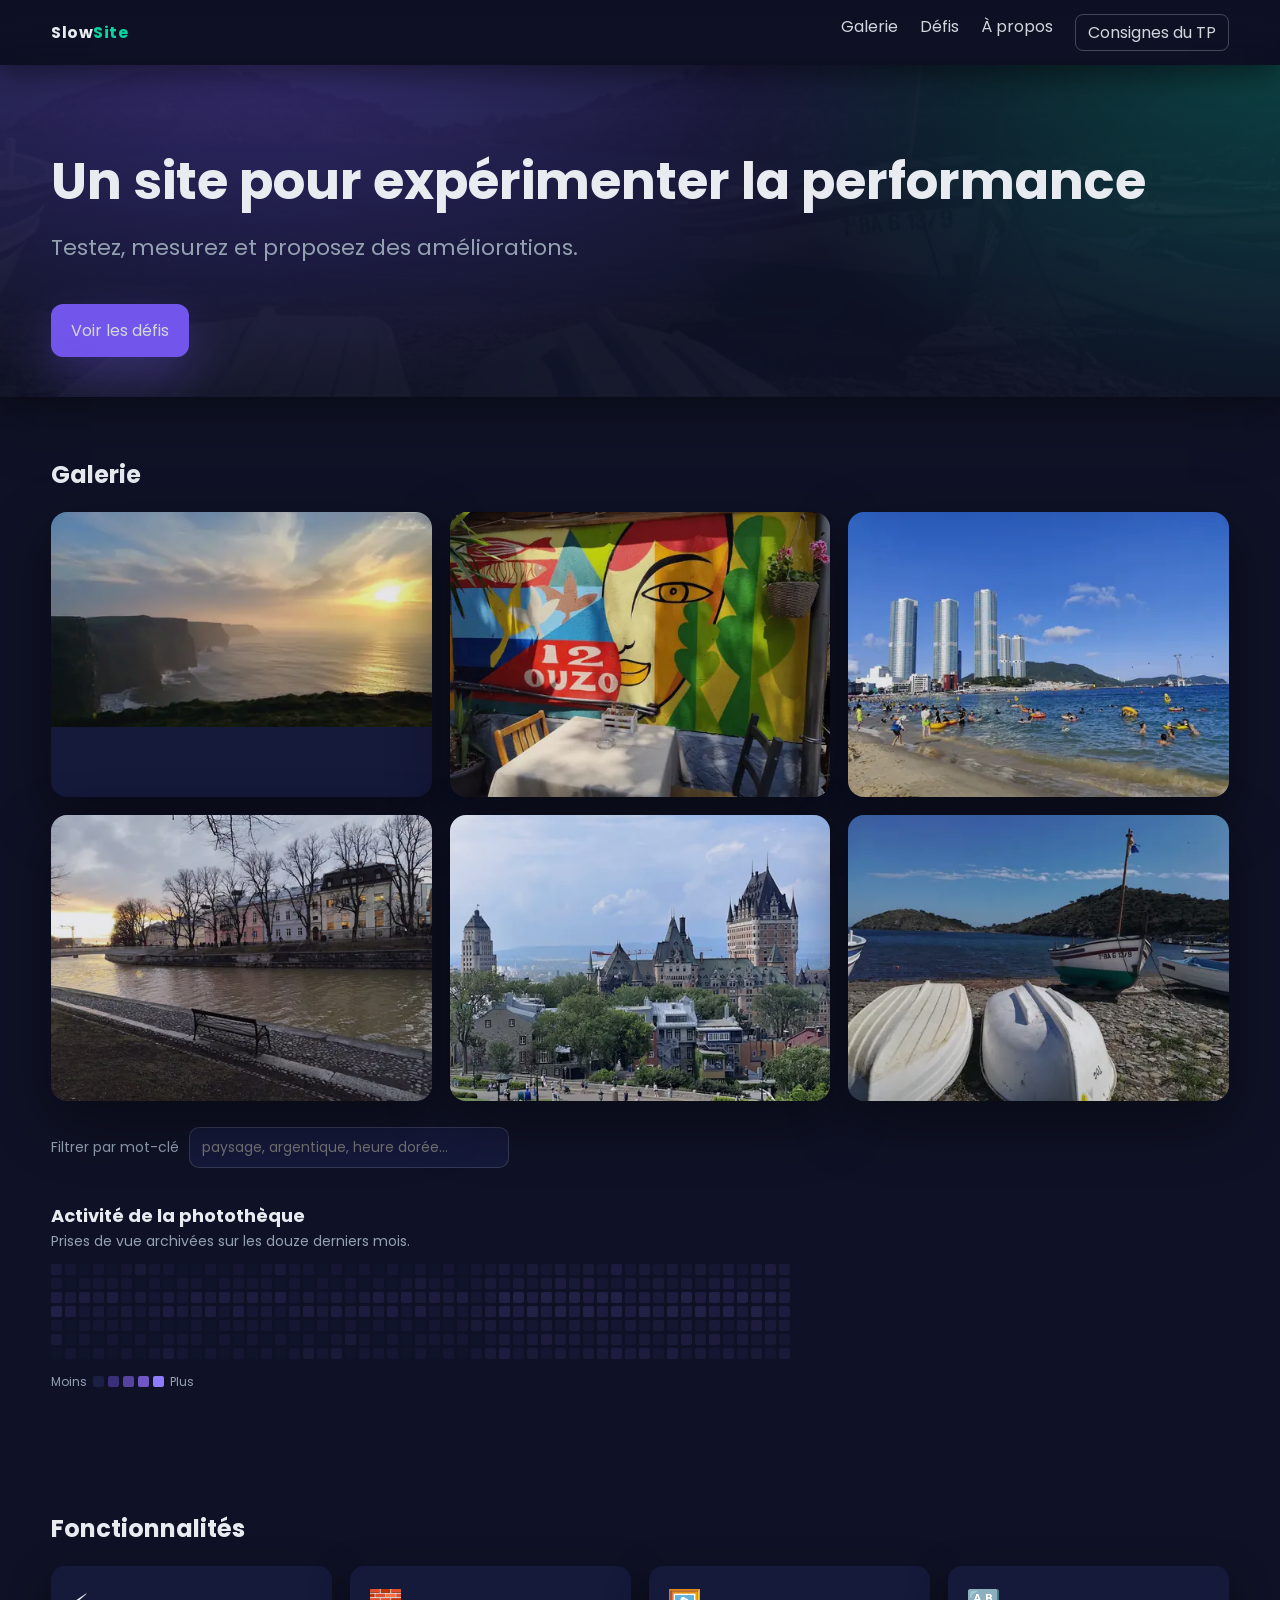
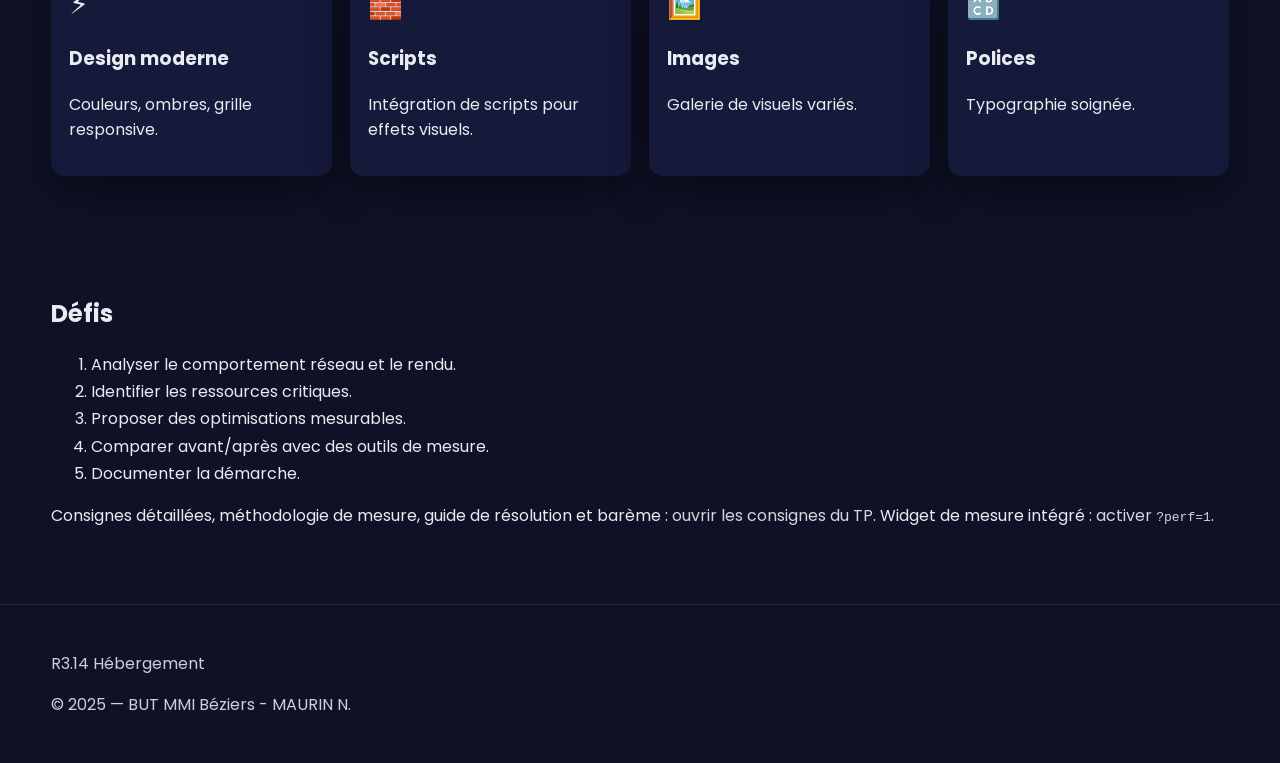
<file: index.html>
<!DOCTYPE html>
<html lang="fr">
  <head>
    <meta charset="utf-8" />
    <meta name="viewport" content="width=device-width, initial-scale=1" />
    <title>Site non optimisé...</title>

    <link rel="icon" type="image/png" href="img/favicon-32.png" />
    <link rel="preconnect" href="https://fonts.googleapis.com" />
    <link rel="preconnect" href="https://fonts.gstatic.com" crossorigin />
    <link rel="stylesheet" href="https://fonts.googleapis.com/css2?family=Poppins:wght@300;400;600&display=swap" />

    <link rel="stylesheet" href="css/styles.css" />

    <script src="js/app.js" defer></script>
    <script src="js/analytics.js" defer></script>

    <!-- ===== Infrastructure du TP : hors exercice =====================
         Le bouton « Consignes » et sa fenêtre ne font pas partie du site à
         optimiser. Inutile de les analyser, les optimiser ou les supprimer.
         Volontairement en ligne : aucune requête supplémentaire, et rien ne
         casse quand vous réécrivez css/styles.css ou js/app.js.
         ================================================================ -->
    <style>
      .tp-link{border:1px solid rgba(255,255,255,.25);border-radius:8px;padding:5px 12px}
      .tp-link:hover{background:rgba(255,255,255,.08)}
      /* Cette entrée de menu supplémentaire fait déborder la barre sur petit
         écran : on autorise le retour à la ligne. */
      @media (max-width:640px){
        .menu{flex-wrap:wrap;justify-content:flex-end;gap:8px 14px}
      }
      #tp-modal{width:min(1000px,94vw);height:min(86vh,900px);padding:0;border:0;
        border-radius:14px;background:#0f1226;color:#E8ECF1;overflow:hidden}
      #tp-modal::backdrop{background:rgba(4,6,18,.72)}
      .tp-modal-bar{display:flex;align-items:center;justify-content:space-between;
        gap:12px;padding:10px 14px;border-bottom:1px solid rgba(255,255,255,.12);
        font:600 15px/1.3 system-ui,Segoe UI,Roboto,Arial,sans-serif}
      .tp-modal-bar button{background:transparent;color:#E8ECF1;cursor:pointer;
        border:1px solid rgba(255,255,255,.25);border-radius:8px;padding:5px 11px;font:inherit}
      .tp-modal-bar button:hover{background:rgba(255,255,255,.1)}
      #tp-modal iframe{display:block;width:100%;height:calc(100% - 45px);border:0}
    </style>
  </head>
  <body>
    <div class="topbar">
      <div class="container nav">
        <div class="logo">Slow<span>Site</span></div>
        <div class="menu">
          <a href="#galerie">Galerie</a>
          <a href="#defis">Défis</a>
          <a href="#apropos">À propos</a>
          <a class="tp-link js-consignes" href="consignes.html">Consignes du TP</a>
        </div>
      </div>
    </div>

    <div class="hero">
      <div class="container hero-inner">
        <div class="hero-text">
          <h1>Un site pour expérimenter la performance</h1>
          <p>Testez, mesurez et proposez des améliorations.</p>
          <a class="cta" href="#defis">Voir les défis</a>
        </div>
      </div>
    </div>

    <div id="galerie" class="section gallery">
      <div class="container">
        <h2>Galerie</h2>
        <div class="grid">
          <div class="card" data-mots="paysage montagne aube brume grand angle">
            <a href="img1.html"><img src="img/img1-960.webp"
                 srcset="img/img1-480.webp 480w, img/img1-960.webp 960w"
                 sizes="(max-width:560px) 92vw, (max-width:900px) 46vw, 370px"
                 alt="Image 1"
                 width="960" height="542" fetchpriority="high" /></a>
          </div>
          <div class="card" data-mots="architecture ville façade contraste élevé">
            <a href="img2.html"><img src="img/img2-960.webp"
                 srcset="img/img2-480.webp 480w, img/img2-960.webp 960w"
                 sizes="(max-width:560px) 92vw, (max-width:900px) 46vw, 370px"
                 alt="Image 2"
                 width="960" height="720" /></a>
          </div>
          <div class="card" data-mots="portrait studio clair-obscur noir profond">
            <a href="img3.html"><img src="img/img3-960.webp"
                 srcset="img/img3-480.webp 480w, img/img3-960.webp 960w"
                 sizes="(max-width:560px) 92vw, (max-width:900px) 46vw, 370px"
                 alt="Image 3"
                 width="960" height="720" /></a>
          </div>
          <div class="card" data-mots="littoral falaise heure dorée pose longue">
            <a href="img4.html"><img src="img/img4-960.webp"
                 srcset="img/img4-480.webp 480w, img/img4-960.webp 960w"
                 sizes="(max-width:560px) 92vw, (max-width:900px) 46vw, 370px"
                 alt="Image 4"
                 width="960" height="720" loading="lazy" /></a>
          </div>
          <div class="card" data-mots="photo de rue ruelle silhouette monochrome">
            <a href="img5.html"><img src="img/img5-960.webp"
                 srcset="img/img5-480.webp 480w, img/img5-960.webp 960w"
                 sizes="(max-width:560px) 92vw, (max-width:900px) 46vw, 370px"
                 alt="Image 5"
                 width="960" height="720" loading="lazy" /></a>
          </div>
          <div class="card" data-mots="forêt sentier lumière rasante macro">
            <a href="img6.html"><img src="img/img6-960.webp"
                 srcset="img/img6-480.webp 480w, img/img6-960.webp 960w"
                 sizes="(max-width:560px) 92vw, (max-width:900px) 46vw, 370px"
                 alt="Image 6"
                 width="960" height="720" loading="lazy" /></a>
          </div>
        </div>
        <div class="gallery-filter">
          <label for="q">Filtrer par mot-clé</label>
          <input id="q" type="search" list="motscles" autocomplete="off"
                 placeholder="paysage, argentique, heure dorée…" />
          <datalist id="motscles"></datalist>
          <p id="filter-info" class="filter-info"></p>
        </div>

        <div class="activity">
          <h3 class="activity-title">Activité de la photothèque</h3>
          <p class="activity-sub">Prises de vue archivées sur les douze derniers mois.</p>
          <div class="activity-scroll">
            <div id="calendrier" class="calendar"></div>
          </div>
          <p class="activity-legend">
            <span>Moins</span>
            <i class="lvl lvl-0"></i><i class="lvl lvl-1"></i><i class="lvl lvl-2"></i><i class="lvl lvl-3"></i><i class="lvl lvl-4"></i>
            <span>Plus</span>
          </p>
        </div>
      </div>
    </div>

    <div id="apropos" class="section features">
      <div class="container">
        <h2>Fonctionnalités</h2>
        <div class="features-grid">
          <div class="feature">
            <div class="icon">⚡</div>
            <h3>Design moderne</h3>
            <p>Couleurs, ombres, grille responsive.</p>
          </div>
          <div class="feature">
            <div class="icon">🧱</div>
            <h3>Scripts</h3>
            <p>Intégration de scripts pour effets visuels.</p>
          </div>
          <div class="feature">
            <div class="icon">🖼️</div>
            <h3>Images</h3>
            <p>Galerie de visuels variés.</p>
          </div>
          <div class="feature">
            <div class="icon">🔠</div>
            <h3>Polices</h3>
            <p>Typographie soignée.</p>
          </div>
        </div>
      </div>
    </div>

    <div id="defis" class="section challenges">
      <div class="container">
        <h2>Défis</h2>
        <ol>
          <li>Analyser le comportement réseau et le rendu.</li>
          <li>Identifier les ressources critiques.</li>
          <li>Proposer des optimisations mesurables.</li>
          <li>Comparer avant/après avec des outils de mesure.</li>
          <li>Documenter la démarche.</li>
        </ol>
        <p>
          Consignes détaillées, méthodologie de mesure, guide de résolution et
          barème : <a class="js-consignes" href="consignes.html">ouvrir les
          consignes du TP</a>. Widget de mesure intégré :
          <a href="?perf=1">activer <code>?perf=1</code></a>.
        </p>
      </div>
    </div>

    <div class="footer">
      <div class="container">
        <p>R3.14 Hébergement</p>
        <p>© 2025 — BUT MMI Béziers - MAURIN N.</p>
      </div>
    </div>

    <!-- ===== Infrastructure du TP : hors exercice ===================== -->
    <dialog id="tp-modal" aria-labelledby="tp-modal-titre">
      <div class="tp-modal-bar">
        <span id="tp-modal-titre">Consignes du TP</span>
        <span>
          <a class="tp-link" href="consignes.html" target="_blank" rel="noopener">Ouvrir dans un onglet</a>
          <button type="button" data-tp-close>Fermer</button>
        </span>
      </div>
      <iframe title="Consignes du TP" data-src="consignes.html"></iframe>
    </dialog>

    <script>
      /* Ouvre les consignes en fenêtre modale. Sans JavaScript, ou si
         <dialog> n'est pas supporté, les liens naviguent normalement vers
         consignes.html : le contenu reste accessible dans tous les cas.
         L'iframe n'est chargée qu'à la première ouverture, pour ne rien
         ajouter au chargement de la page mesurée. */
      (function () {
        var modal = document.getElementById('tp-modal');
        var liens = document.querySelectorAll('.js-consignes');
        if (!modal || !liens.length || typeof modal.showModal !== 'function') return;

        var frame = modal.querySelector('iframe');
        for (var i = 0; i < liens.length; i++) {
          liens[i].addEventListener('click', function (e) {
            e.preventDefault();
            if (!frame.getAttribute('src')) {
              frame.setAttribute('src', frame.dataset.src);
            }
            modal.showModal();
          });
        }
        modal.querySelector('[data-tp-close]').addEventListener('click', function () {
          modal.close();
        });
        // Échap ne remonte pas d'une iframe vers le <dialog> parent : on
        // écoute donc aussi dans le document embarqué (même origine).
        frame.addEventListener('load', function () {
          try {
            frame.contentDocument.addEventListener('keydown', function (e) {
              if (e.key === 'Escape') modal.close();
            });
          } catch (err) { /* origine différente : la touche Échap n'agira pas */ }
        });
        // Clic sur le fond sombre : la cible est alors le <dialog> lui-même.
        modal.addEventListener('click', function (e) {
          if (e.target === modal) modal.close();
        });
      })();
      /* ================================================================ */

      if (new URLSearchParams(location.search).has('perf')) {
        var s = document.createElement('script');
        s.src = 'js/metrics.js';
        s.defer = true;
        document.head.appendChild(s);
      }
    </script>
  </body>
</html>
</file>
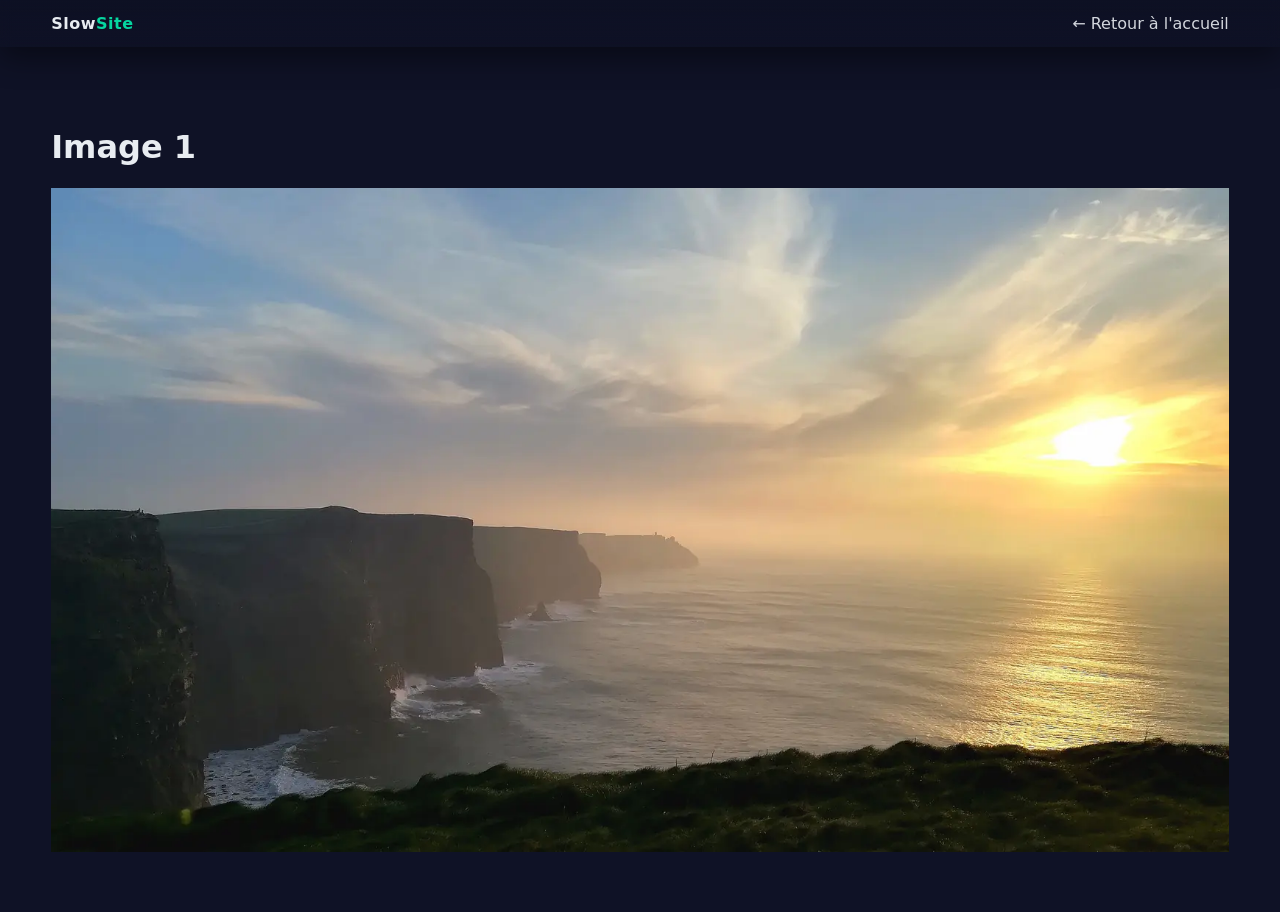
<file: img1.html>
<!DOCTYPE html>
<html lang="fr">
<head>
  <meta charset="utf-8" />
  <meta name="viewport" content="width=device-width, initial-scale=1" />
  <title>Image 1</title>
  <link rel="icon" type="image/png" href="img/favicon-32.png">
  <link rel="stylesheet" href="css/styles.css">
</head>
<body>
  <div class="topbar"><div class="container nav"><div class="logo">Slow<span>Site</span></div><div class="menu"><a href="index.html">← Retour à l'accueil</a></div></div></div>
  <div class="section image-page"><div class="container">
    <h1>Image 1</h1>
    <div class="image-wrapper"><img src="img/img1-1600.webp" alt="Image 1" width="1600" height="903"></div>
  </div></div>
  <script>
    if (new URLSearchParams(location.search).has('perf')) {
      var s = document.createElement('script');
      s.src = 'js/metrics.js'; s.defer = true; document.head.appendChild(s);
    }
  </script>
</body>
</html>
</file>
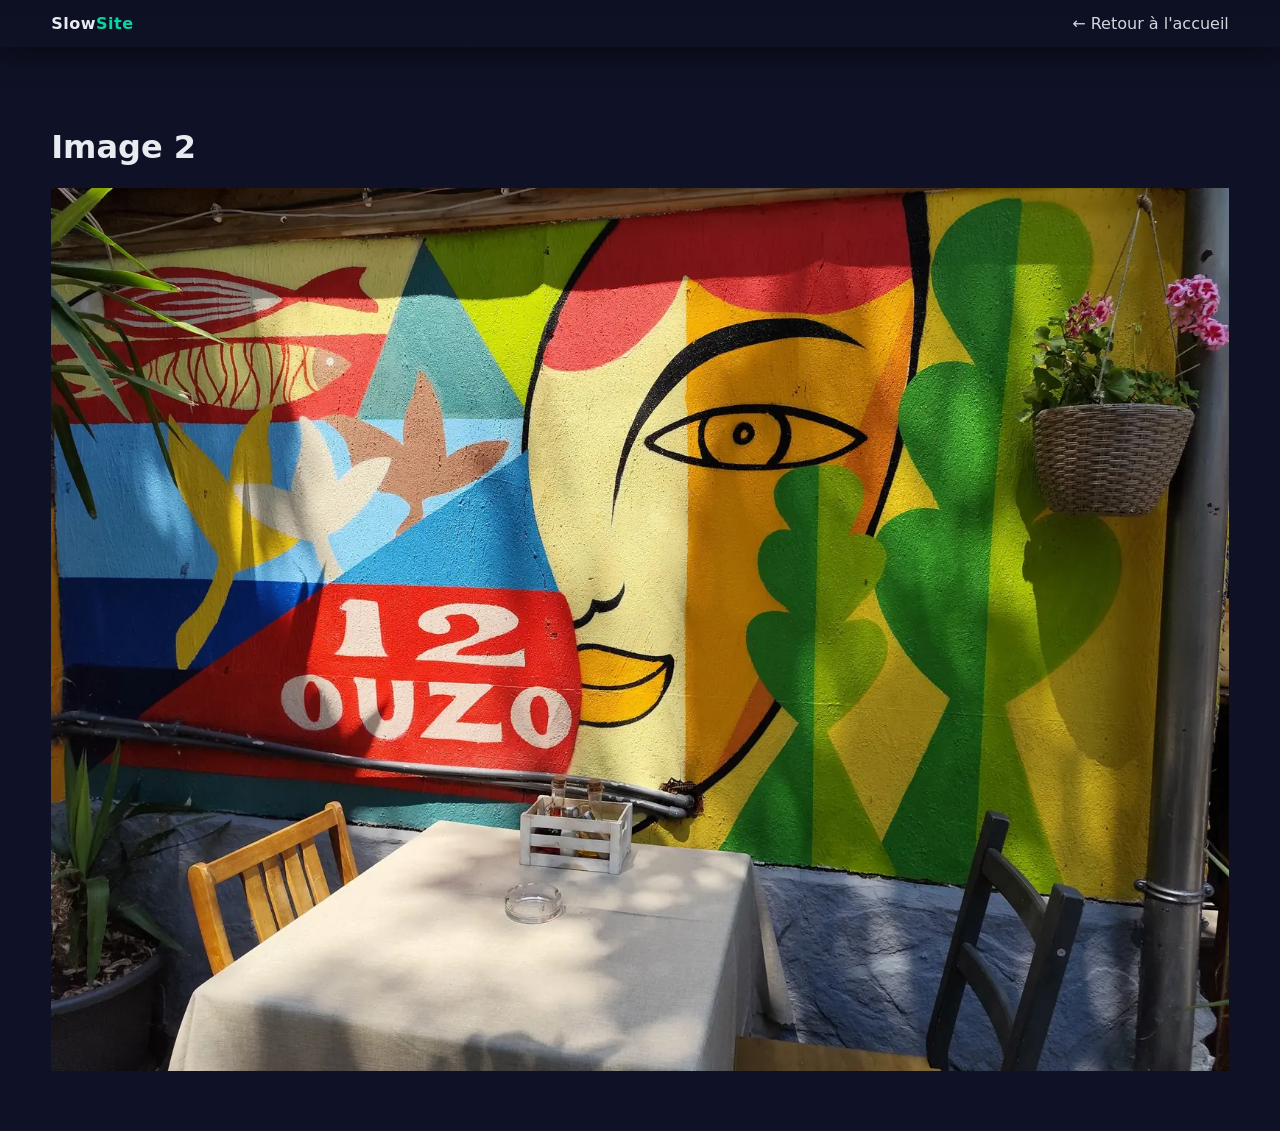
<file: img2.html>
<!DOCTYPE html>
<html lang="fr">
<head>
  <meta charset="utf-8" />
  <meta name="viewport" content="width=device-width, initial-scale=1" />
  <title>Image 2</title>
  <link rel="icon" type="image/png" href="img/favicon-32.png">
  <link rel="stylesheet" href="css/styles.css">
</head>
<body>
  <div class="topbar"><div class="container nav"><div class="logo">Slow<span>Site</span></div><div class="menu"><a href="index.html">← Retour à l'accueil</a></div></div></div>
  <div class="section image-page"><div class="container">
    <h1>Image 2</h1>
    <div class="image-wrapper"><img src="img/img2-1600.webp" alt="Image 2" width="1600" height="1200"></div>
  </div></div>
  <script>
    if (new URLSearchParams(location.search).has('perf')) {
      var s = document.createElement('script');
      s.src = 'js/metrics.js'; s.defer = true; document.head.appendChild(s);
    }
  </script>
</body>
</html>
</file>
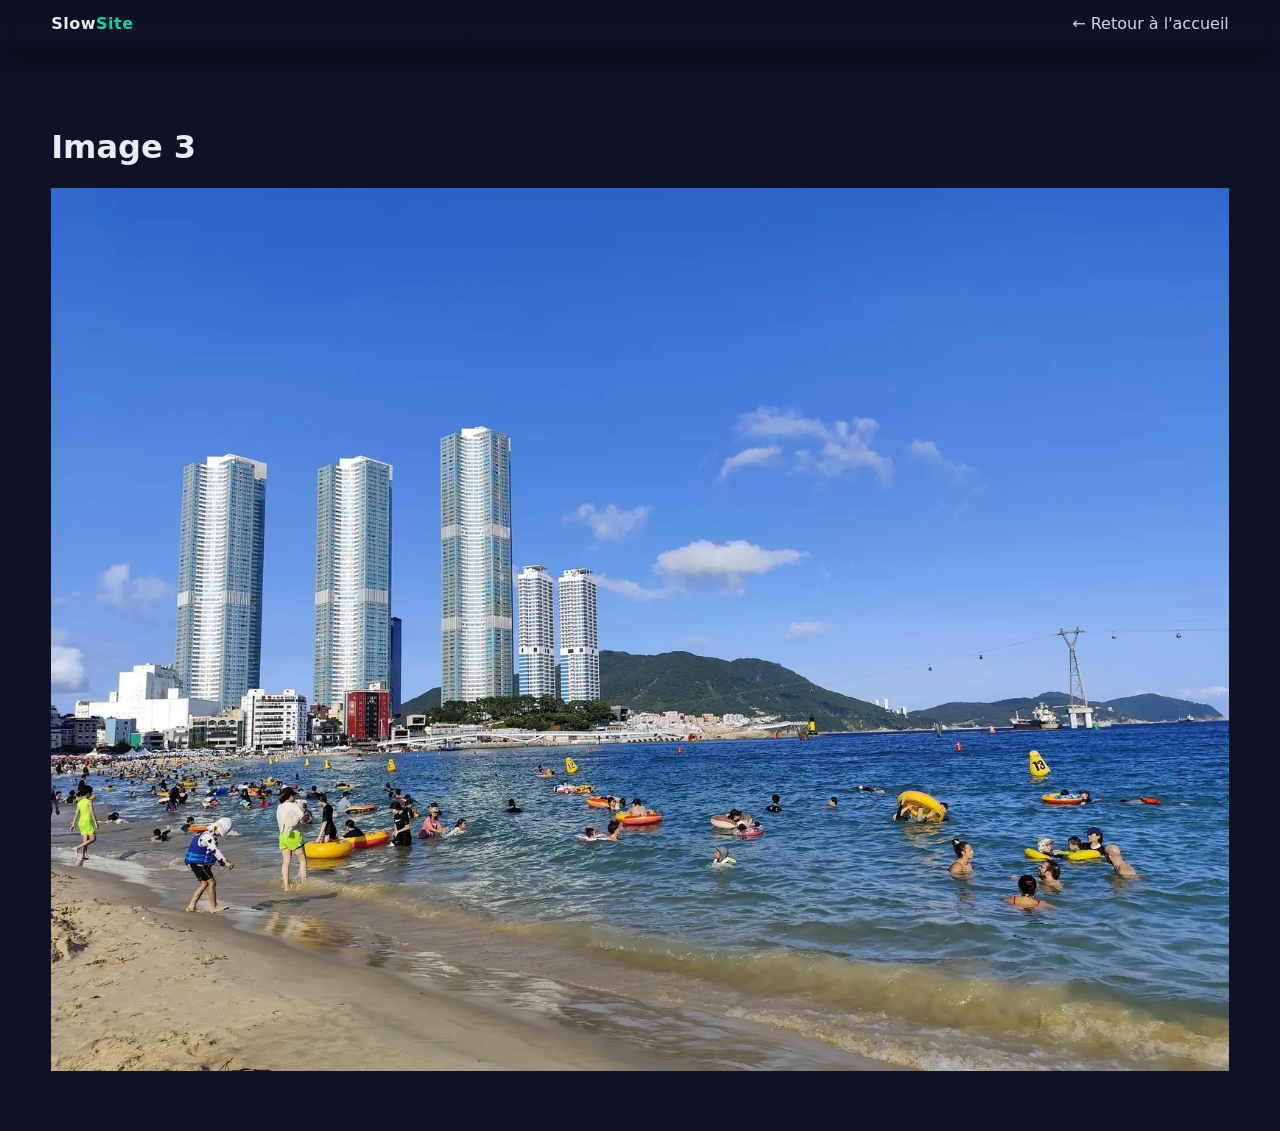
<file: img3.html>
<!DOCTYPE html>
<html lang="fr">
<head>
  <meta charset="utf-8" />
  <meta name="viewport" content="width=device-width, initial-scale=1" />
  <title>Image 3</title>
  <link rel="icon" type="image/png" href="img/favicon-32.png">
  <link rel="stylesheet" href="css/styles.css">
</head>
<body>
  <div class="topbar"><div class="container nav"><div class="logo">Slow<span>Site</span></div><div class="menu"><a href="index.html">← Retour à l'accueil</a></div></div></div>
  <div class="section image-page"><div class="container">
    <h1>Image 3</h1>
    <div class="image-wrapper"><img src="img/img3-1600.webp" alt="Image 3" width="1600" height="1200"></div>
  </div></div>
  <script>
    if (new URLSearchParams(location.search).has('perf')) {
      var s = document.createElement('script');
      s.src = 'js/metrics.js'; s.defer = true; document.head.appendChild(s);
    }
  </script>
</body>
</html>
</file>
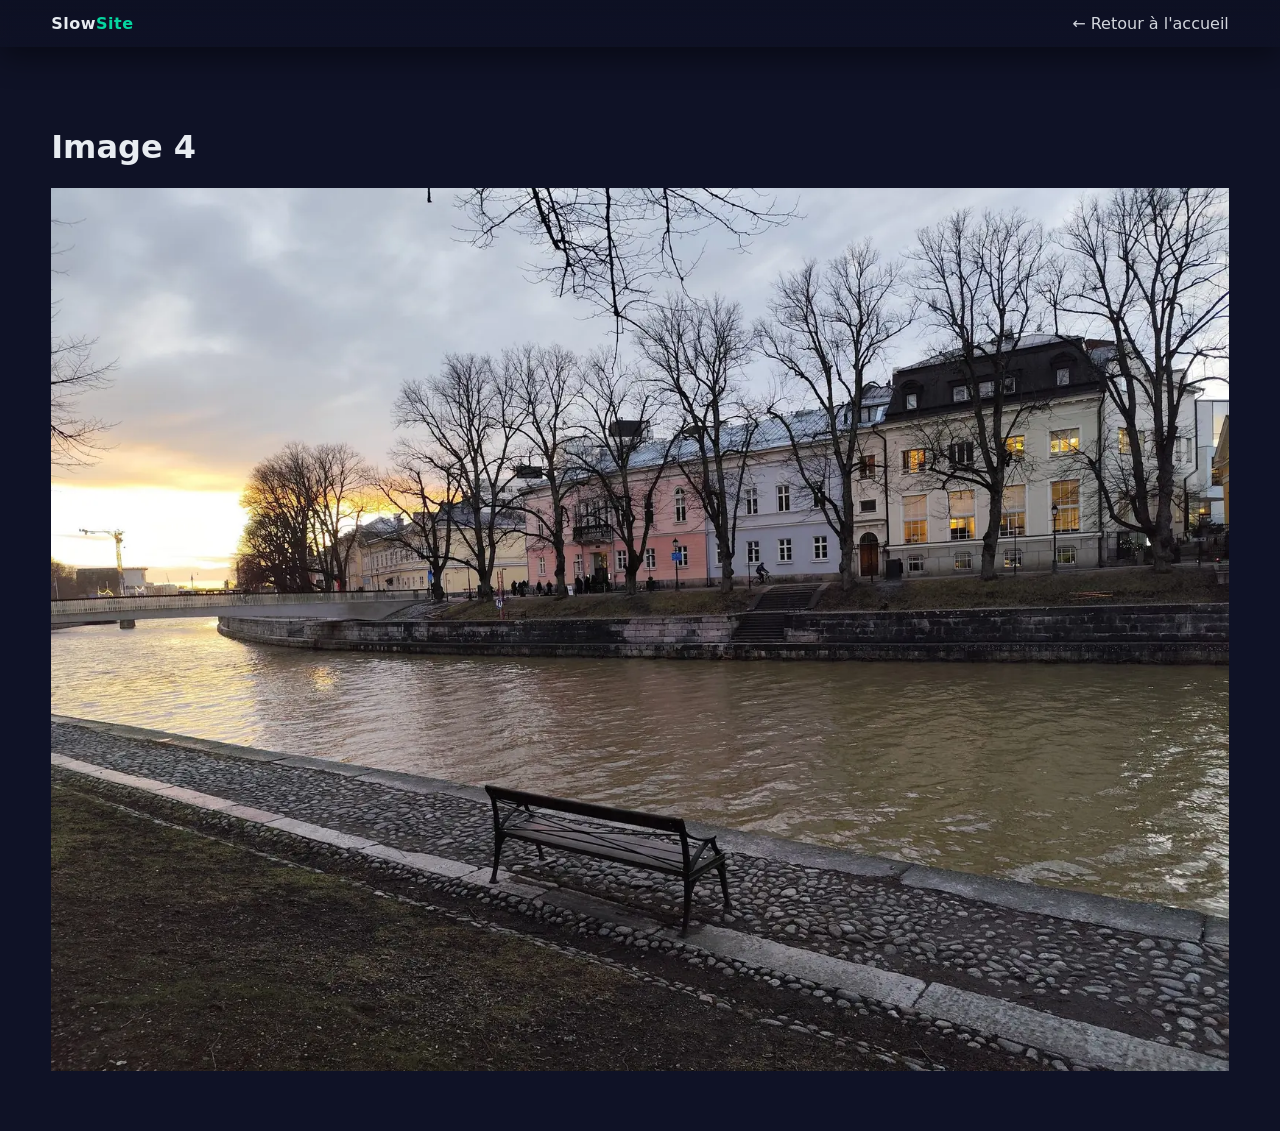
<file: img4.html>
<!DOCTYPE html>
<html lang="fr">
<head>
  <meta charset="utf-8" />
  <meta name="viewport" content="width=device-width, initial-scale=1" />
  <title>Image 4</title>
  <link rel="icon" type="image/png" href="img/favicon-32.png">
  <link rel="stylesheet" href="css/styles.css">
</head>
<body>
  <div class="topbar"><div class="container nav"><div class="logo">Slow<span>Site</span></div><div class="menu"><a href="index.html">← Retour à l'accueil</a></div></div></div>
  <div class="section image-page"><div class="container">
    <h1>Image 4</h1>
    <div class="image-wrapper"><img src="img/img4-1600.webp" alt="Image 4" width="1600" height="1200"></div>
  </div></div>
  <script>
    if (new URLSearchParams(location.search).has('perf')) {
      var s = document.createElement('script');
      s.src = 'js/metrics.js'; s.defer = true; document.head.appendChild(s);
    }
  </script>
</body>
</html>
</file>
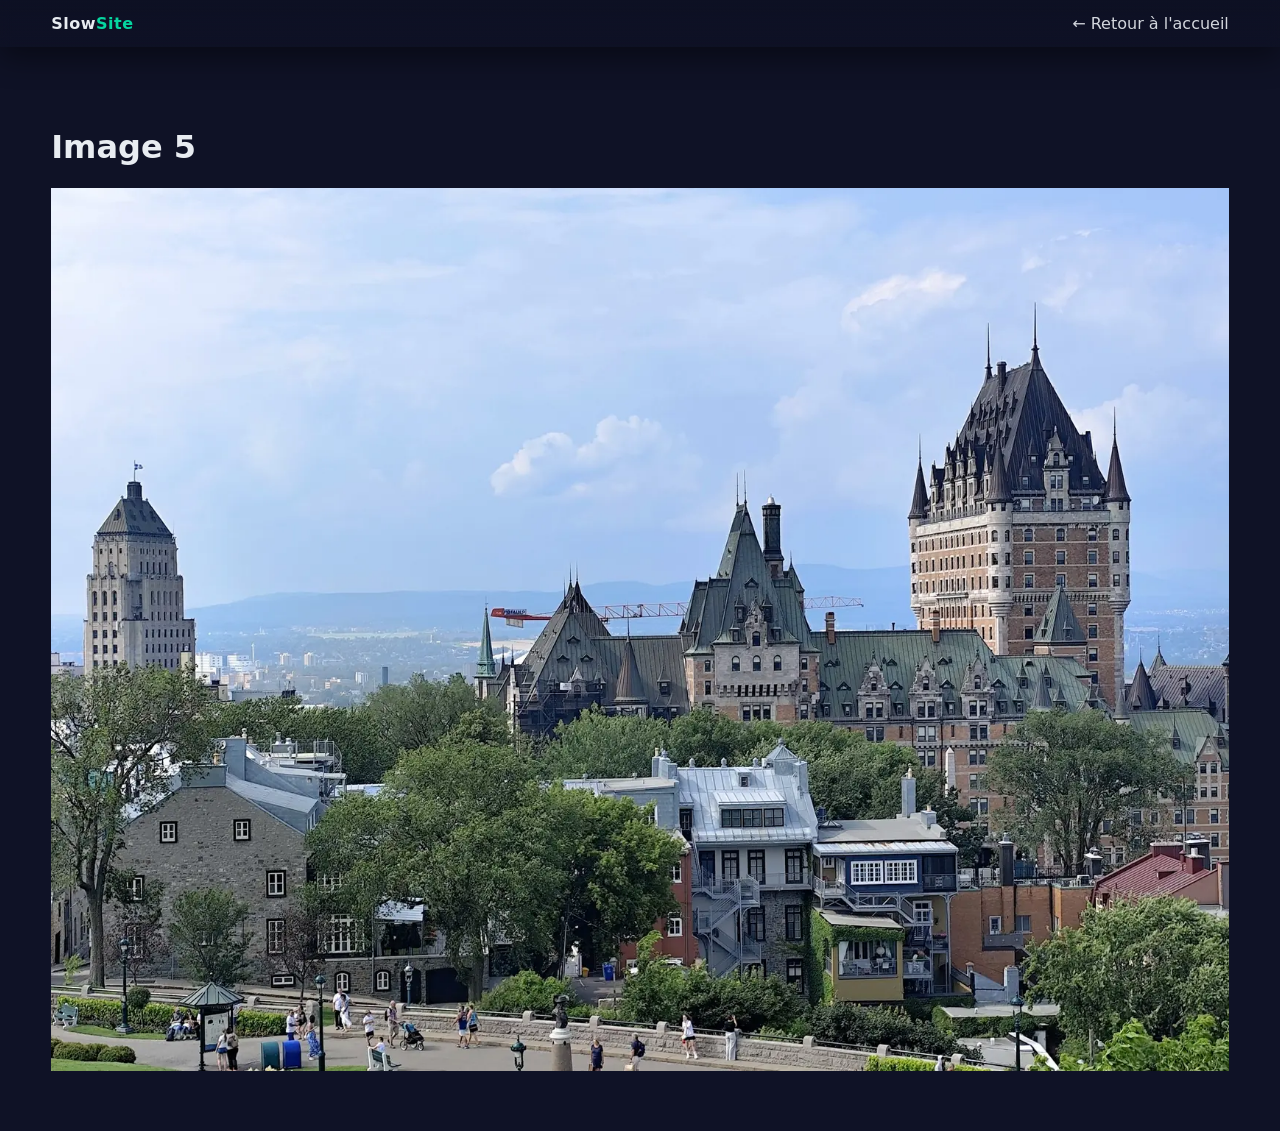
<file: img5.html>
<!DOCTYPE html>
<html lang="fr">
<head>
  <meta charset="utf-8" />
  <meta name="viewport" content="width=device-width, initial-scale=1" />
  <title>Image 5</title>
  <link rel="icon" type="image/png" href="img/favicon-32.png">
  <link rel="stylesheet" href="css/styles.css">
</head>
<body>
  <div class="topbar"><div class="container nav"><div class="logo">Slow<span>Site</span></div><div class="menu"><a href="index.html">← Retour à l'accueil</a></div></div></div>
  <div class="section image-page"><div class="container">
    <h1>Image 5</h1>
    <div class="image-wrapper"><img src="img/img5-1600.webp" alt="Image 5" width="1600" height="1200"></div>
  </div></div>
  <script>
    if (new URLSearchParams(location.search).has('perf')) {
      var s = document.createElement('script');
      s.src = 'js/metrics.js'; s.defer = true; document.head.appendChild(s);
    }
  </script>
</body>
</html>
</file>
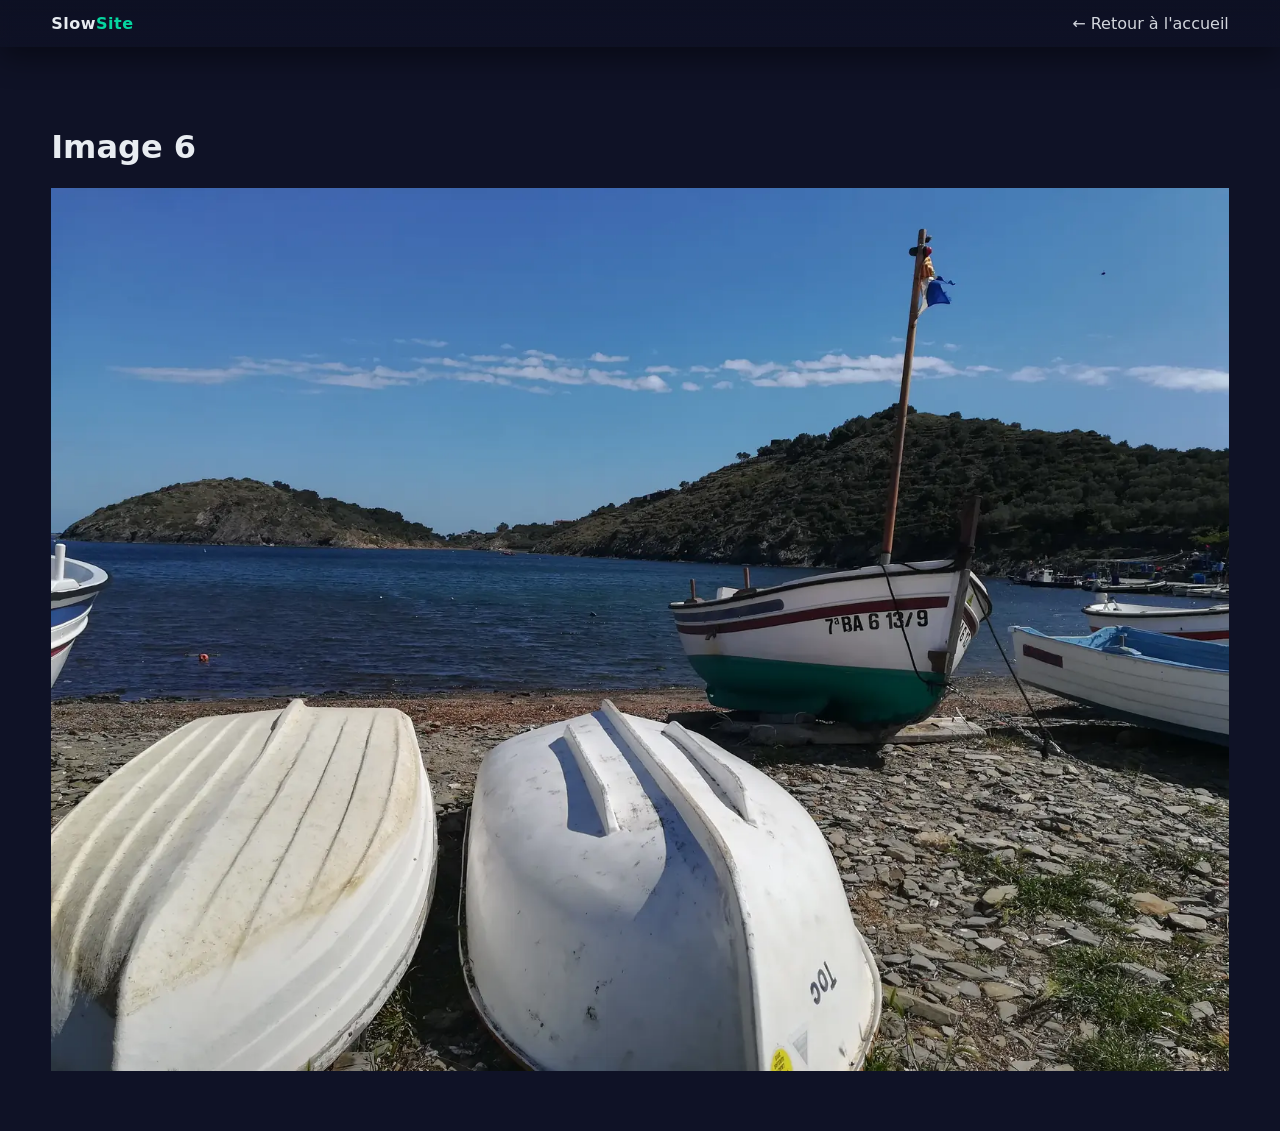
<file: img6.html>
<!DOCTYPE html>
<html lang="fr">
<head>
  <meta charset="utf-8" />
  <meta name="viewport" content="width=device-width, initial-scale=1" />
  <title>Image 6</title>
  <link rel="icon" type="image/png" href="img/favicon-32.png">
  <link rel="stylesheet" href="css/styles.css">
</head>
<body>
  <div class="topbar"><div class="container nav"><div class="logo">Slow<span>Site</span></div><div class="menu"><a href="index.html">← Retour à l'accueil</a></div></div></div>
  <div class="section image-page"><div class="container">
    <h1>Image 6</h1>
    <div class="image-wrapper"><img src="img/img6-1600.webp" alt="Image 6" width="1600" height="1200"></div>
  </div></div>
  <script>
    if (new URLSearchParams(location.search).has('perf')) {
      var s = document.createElement('script');
      s.src = 'js/metrics.js'; s.defer = true; document.head.appendChild(s);
    }
  </script>
</body>
</html>
</file>
<file: css/styles.css>
/* Anciennement dans extra.css et theme-legacy.css (chargés en @import en cascade).
   Seules les règles réellement utilisées ont été gardées ici. */
.hero, .card, .feature, .cta{
  box-shadow:
    0 2px 4px rgba(0,0,0,.14),
    0 8px 24px rgba(0,0,0,.22),
    0 24px 60px rgba(0,0,0,.18);
}
.hero{position:relative;overflow:hidden}
.hero::before{content:"";position:absolute;inset:0;background:url('../img/hero-bg.webp') center / cover no-repeat;opacity:.04;pointer-events:none}
.hero-inner{position:relative;z-index:1}
:root{--bg:#0f1226;--fg:#E8ECF1;--muted:#93A1B1;--primary:#7C5CFF;--accent:#06D6A0;--card:#15193A;--shadow:rgba(0,0,0,0.45)}
*{box-sizing:border-box}
html,body{margin:0;padding:0;background:var(--bg);color:var(--fg);font-family:'Poppins',system-ui,Segoe UI,Roboto,Arial,sans-serif}
.container{width:min(1200px,92%);margin:0 auto}
a{color:var(--fg);text-decoration:none;opacity:.9}a:hover{opacity:1}
.topbar{position:sticky;top:0;backdrop-filter:blur(6px);background:linear-gradient(180deg,rgba(13,16,35,.8),rgba(13,16,35,.2));z-index:10;box-shadow:0 10px 30px var(--shadow)}
.nav{display:flex;align-items:center;justify-content:space-between;padding:14px 0}
.logo{font-weight:700;letter-spacing:.5px}.logo span{color:var(--accent)}.menu{display:flex;gap:22px}
.hero{padding:90px 0 40px;background:radial-gradient(1200px 600px at 20% -10%, rgba(124,92,255,.35), transparent 60%), radial-gradient(900px 600px at 100% 0%, rgba(6,214,160,.25), transparent 60%)}
.hero-inner{display:grid;grid-template-columns:1fr;gap:28px}
.hero h1{font-size:clamp(28px,4vw,56px);line-height:1.05;margin:0 0 10px}
.hero p{font-size:clamp(16px,1.8vw,22px);color:var(--muted)}
.highlight{color:var(--accent)}
.cta{display:inline-block;margin-top:18px;background:var(--primary);padding:14px 20px;border-radius:12px;box-shadow:0 20px 50px rgba(124,92,255,.35);transition:transform .2s ease, box-shadow .2s ease}
.cta:hover{transform:translateY(-2px);box-shadow:0 28px 60px rgba(124,92,255,.45)}
.section{padding:60px 0}.section h2{margin:0 0 20px}
.gallery .grid{display:grid;grid-template-columns:repeat(3,1fr);gap:18px}
.card{background:var(--card);border-radius:16px;overflow:hidden;box-shadow:0 20px 60px var(--shadow)}
.card img{display:block;width:100%;height:auto}
/* Fondu à l'apparition, sauf pour la première image
   (élément LCP), qui reste visible tout de suite. */
.card img:not([fetchpriority]){opacity:0;transition:opacity .6s ease}
.card img.loaded{opacity:1}
.image-wrapper img{display:block;max-width:100%;height:auto}
.features-grid{display:grid;grid-template-columns:repeat(4,1fr);gap:18px}
.feature{background:var(--card);padding:18px;border-radius:14px;box-shadow:0 14px 40px var(--shadow)}
.feature .icon{font-size:28px}
.challenges ol{line-height:1.7}
.footer{padding:30px 0;border-top:1px solid rgba(255,255,255,.08);color:#c9d1d9}
@media (max-width:900px){.features-grid{grid-template-columns:repeat(2,1fr)}.gallery .grid{grid-template-columns:repeat(2,1fr)}}
@media (max-width:560px){.features-grid{grid-template-columns:1fr}.gallery .grid{grid-template-columns:1fr}}

/* --- Filtrage de la galerie --- */
.gallery-filter{display:flex;align-items:center;flex-wrap:wrap;gap:10px;margin-top:26px}
.gallery-filter label{color:var(--muted);font-size:14px}
.gallery-filter input{background:var(--card);color:var(--fg);border:1px solid rgba(255,255,255,.14);
  border-radius:10px;padding:9px 12px;min-width:min(320px,100%);font:inherit;font-size:14px}
.gallery-filter input:focus{outline:2px solid var(--primary);outline-offset:1px}
.filter-info{margin:0;color:var(--muted);font-size:13px}
.card{transform:translateY(24px);transition:transform .35s ease}
.card.visible{transform:translateY(0)}

/* --- Calendrier d'activité --- */
.activity{margin-top:34px}
.activity-title{margin:0 0 2px;font-size:18px}
.activity-sub{margin:0 0 12px;color:var(--muted);font-size:14px}
.activity-scroll{overflow-x:auto;padding-bottom:4px}
.calendar{display:grid;grid-auto-flow:column;grid-template-rows:repeat(7,11px);
  grid-auto-columns:11px;gap:3px;width:max-content}
.cal-day{border-radius:2px;background:var(--lvl0);transition:opacity .25s linear}
/* Rampe séquentielle à teinte unique, du plus sombre au plus clair. */
:root{--lvl0:#1b1f44;--lvl1:#3a2f7a;--lvl2:#55439f;--lvl3:#6f57c6;--lvl4:#8f7bff}
.cal-day[data-n="1"]{background:var(--lvl1)}
.cal-day[data-n="2"]{background:var(--lvl2)}
.cal-day[data-n="3"]{background:var(--lvl3)}
.cal-day[data-n="4"]{background:var(--lvl4)}
.activity-legend{display:flex;align-items:center;gap:4px;margin:10px 0 0;
  color:var(--muted);font-size:12px}
.activity-legend .lvl{width:11px;height:11px;border-radius:2px;display:inline-block}
.activity-legend .lvl-0{background:var(--lvl0)}.activity-legend .lvl-1{background:var(--lvl1)}
.activity-legend .lvl-2{background:var(--lvl2)}.activity-legend .lvl-3{background:var(--lvl3)}
.activity-legend .lvl-4{background:var(--lvl4)}
.activity-legend span:first-child{margin-right:2px}
.activity-legend span:last-child{margin-left:2px}
</file>
